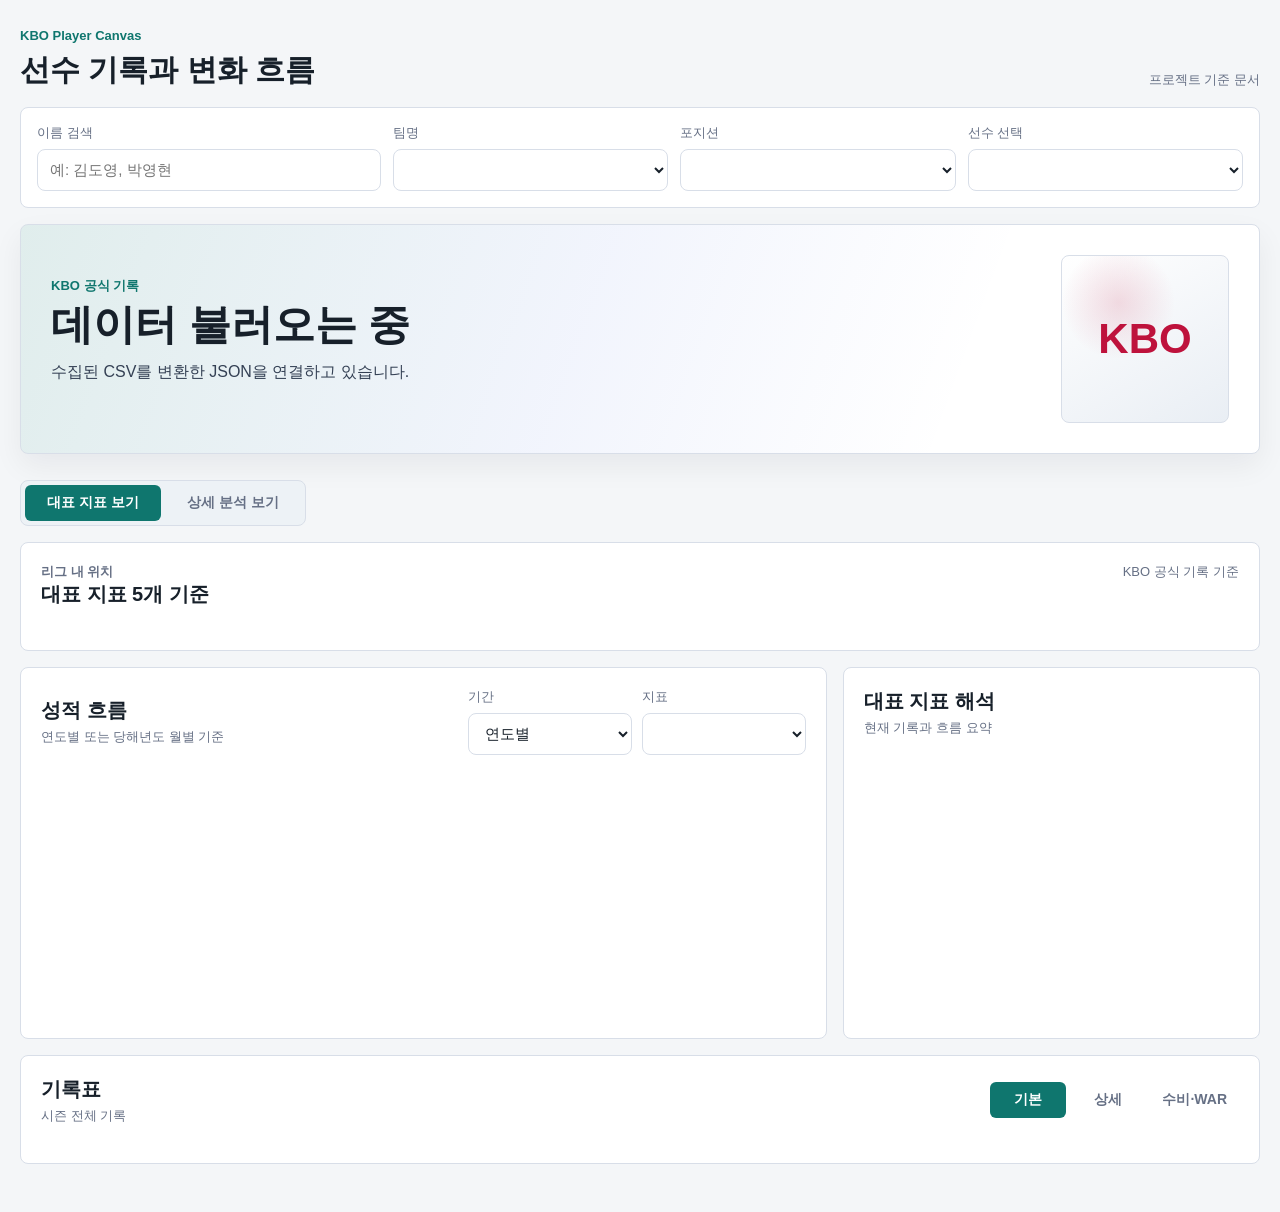
<file: index.html>
<!doctype html>
<html lang="ko">
  <head>
    <meta charset="utf-8" />
    <meta name="viewport" content="width=device-width, initial-scale=1" />
    <meta http-equiv="refresh" content="0; url=./web/index.html" />
    <title>KBO Player Canvas</title>
    <style>
      body {
        display: grid;
        min-height: 100vh;
        place-items: center;
        margin: 0;
        background: #f3f6f8;
        color: #17202a;
        font-family: Arial, "Noto Sans KR", sans-serif;
      }

      main {
        width: min(560px, calc(100% - 32px));
        padding: 28px;
        border: 1px solid #d8dee8;
        border-radius: 8px;
        background: #fff;
      }

      a {
        color: #0f766e;
        font-weight: 700;
      }
    </style>
  </head>
  <body>
    <main>
      <h1>KBO Player Canvas</h1>
      <p>잠시 후 선수 리포트로 이동합니다.</p>
      <p><a href="./web/index.html">선수 리포트 바로 열기</a></p>
    </main>
  </body>
</html>
</file>
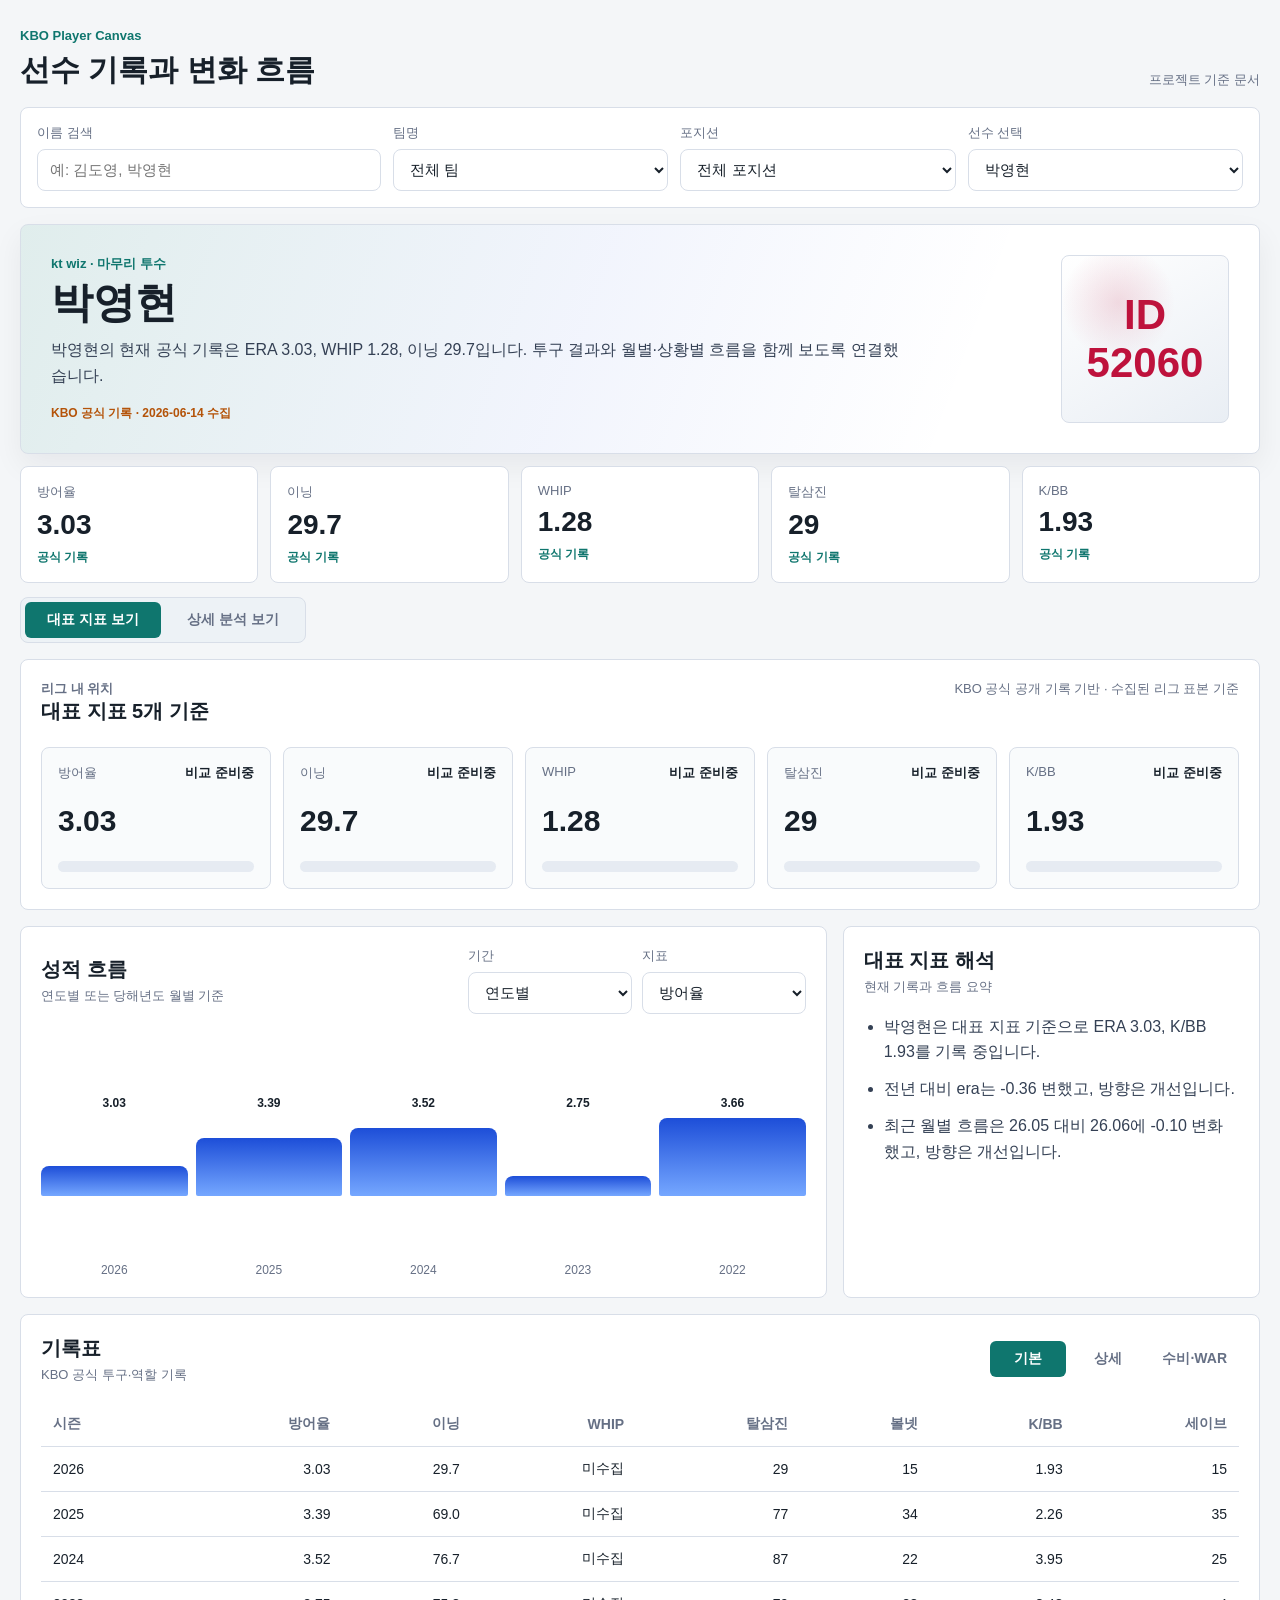
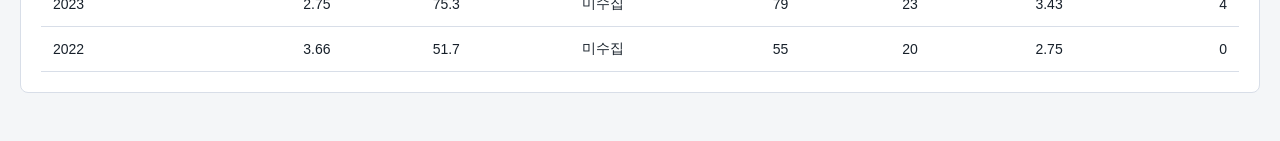
<file: web/index.html>
<!doctype html>
<html lang="ko">
  <head>
    <meta charset="utf-8" />
    <meta name="viewport" content="width=device-width, initial-scale=1" />
    <title>KBO Player Canvas</title>
    <link rel="stylesheet" href="./styles.css" />
  </head>
  <body>
    <main class="shell">
      <header class="topbar">
        <div>
          <p class="eyebrow">KBO Player Canvas</p>
          <h1>선수 기록과 변화 흐름</h1>
        </div>
        <a class="quiet-link" href="../docs/PROJECT_BRIEF.md">프로젝트 기준 문서</a>
      </header>

      <section class="filter-panel" aria-label="선수 필터">
        <label>
          <span>이름 검색</span>
          <input id="searchInput" type="search" placeholder="예: 김도영, 박영현" />
        </label>
        <label>
          <span>팀명</span>
          <select id="teamFilter"></select>
        </label>
        <label>
          <span>포지션</span>
          <select id="positionFilter"></select>
        </label>
        <label>
          <span>선수 선택</span>
          <select id="playerSelect"></select>
        </label>
      </section>

      <section class="player-hero">
        <div class="hero-copy">
          <p class="team" id="teamLine"></p>
          <h2 id="playerName"></h2>
          <p class="summary" id="summaryText"></p>
          <span id="dataBadge" class="data-badge"></span>
        </div>
        <div class="profile-tile">
          <span id="uniformNumber"></span>
        </div>
      </section>

      <section class="metric-grid" id="metricGrid" aria-label="공통 대표 지표"></section>

      <nav class="view-nav" aria-label="분석 화면 전환">
        <button class="view-tab active" type="button" data-view="summary">대표 지표 보기</button>
        <button class="view-tab" type="button" data-view="detail">상세 분석 보기</button>
      </nav>

      <section id="summaryView" class="view-page">
        <section class="summary-rank-panel">
          <div class="section-head">
            <div>
              <p class="section-kicker">리그 내 위치</p>
              <h3>대표 지표 5개 기준</h3>
            </div>
            <p id="leagueContext">KBO 공식 기록 기준</p>
          </div>
          <div id="leagueCards" class="rank-card-grid"></div>
        </section>

        <section class="summary-main-grid">
          <article class="panel trend-panel">
            <div class="panel-head chart-head">
              <div>
                <h3>성적 흐름</h3>
                <p>연도별 또는 당해년도 월별 기준</p>
              </div>
              <div class="chart-controls">
                <label>
                  <span>기간</span>
                  <select id="trendMode">
                    <option value="season">연도별</option>
                    <option value="month">당해년도 월별</option>
                  </select>
                </label>
                <label>
                  <span>지표</span>
                  <select id="metricSelect"></select>
                </label>
              </div>
            </div>
            <div id="trendChart" class="trend-chart"></div>
          </article>

          <article class="panel insight-panel">
            <div class="panel-head">
              <div>
                <h3>대표 지표 해석</h3>
                <p>현재 기록과 흐름 요약</p>
              </div>
            </div>
            <ul id="insightList" class="insights"></ul>
          </article>
        </section>

        <section class="panel">
          <div class="panel-head table-head">
            <div>
              <h3>기록표</h3>
              <p id="tableContext">시즌 전체 기록</p>
            </div>
            <div class="segmented" role="group" aria-label="기록표 보기 전환">
              <button class="segment active" type="button" data-table="basic">기본</button>
              <button class="segment" type="button" data-table="advanced">상세</button>
              <button class="segment" type="button" data-table="value">수비·WAR</button>
            </div>
          </div>
          <div class="table-wrap">
            <table>
              <thead id="statHead"></thead>
              <tbody id="statRows"></tbody>
            </table>
          </div>
        </section>
      </section>

      <section id="detailView" class="view-page" hidden>
        <section class="detail-rank-panel">
          <div class="section-head">
            <div>
              <p class="section-kicker">상세 리그 내 위치</p>
              <h3>성적을 만든 세부 지표</h3>
            </div>
            <p id="detailContext">KBO 공식 상세 기록 기준</p>
          </div>
          <div id="servantGroups" class="servant-groups"></div>
        </section>

        <section class="detail-analysis-grid">
          <article class="panel">
            <div class="panel-head">
              <div>
                <h3>상세 분석</h3>
                <p>무엇이 기록 변화를 만들었는지 보기 위한 해석</p>
              </div>
            </div>
            <ul id="detailInsightList" class="insights"></ul>
          </article>

          <article class="panel">
            <div class="panel-head">
              <div>
                <h3>추가 데이터 연결 포인트</h3>
                <p>다음 단계에서 붙일 추적·가치 지표</p>
              </div>
            </div>
            <ul id="dataNeedList" class="insights"></ul>
          </article>
        </section>

        <section class="panel">
          <div class="panel-head table-head">
            <div>
              <h3>상세 지표 기록표</h3>
              <p id="detailTableContext">성적 변화 이유와 연결해서 볼 지표</p>
            </div>
          </div>
          <div class="table-wrap">
            <table>
              <thead id="detailStatHead"></thead>
              <tbody id="detailStatRows"></tbody>
            </table>
          </div>
        </section>
      </section>
    </main>

    <script src="./app.js"></script>
  </body>
</html>
</file>
<file: web/styles.css>
:root {
  --bg: #f4f6f8;
  --ink: #17202a;
  --muted: #667085;
  --line: #d8dee8;
  --panel: #ffffff;
  --panel-soft: #f9fbfc;
  --accent: #0f766e;
  --accent-2: #be123c;
  --accent-3: #1d4ed8;
  --warn: #b45309;
  --shadow: 0 12px 30px rgba(15, 23, 42, 0.06);
}

* {
  box-sizing: border-box;
}

[hidden] {
  display: none !important;
}

body {
  margin: 0;
  background: var(--bg);
  color: var(--ink);
  font-family: Arial, "Noto Sans KR", sans-serif;
}

button,
input,
select {
  font: inherit;
}

button {
  cursor: pointer;
}

.shell {
  width: min(1240px, calc(100% - 32px));
  margin: 0 auto;
  padding: 28px 0 48px;
}

.topbar {
  display: flex;
  align-items: end;
  justify-content: space-between;
  gap: 20px;
  margin-bottom: 18px;
}

.eyebrow,
.team,
.section-kicker {
  margin: 0 0 8px;
  color: var(--accent);
  font-size: 13px;
  font-weight: 800;
}

h1,
h2,
h3,
h4,
p {
  margin-top: 0;
}

h1 {
  margin-bottom: 0;
  font-size: 30px;
  line-height: 1.25;
}

h2 {
  margin-bottom: 12px;
  font-size: 42px;
  line-height: 1.05;
}

h3 {
  margin-bottom: 4px;
  font-size: 20px;
}

.quiet-link {
  color: var(--muted);
  font-size: 13px;
  text-decoration: none;
}

.quiet-link:hover {
  color: var(--accent);
}

.filter-panel {
  display: grid;
  grid-template-columns: 1.25fr repeat(3, minmax(150px, 1fr));
  gap: 12px;
  margin-bottom: 16px;
  padding: 16px;
  border: 1px solid var(--line);
  border-radius: 8px;
  background: var(--panel);
}

label {
  display: grid;
  gap: 7px;
  color: var(--muted);
  font-size: 13px;
}

input,
select {
  width: 100%;
  height: 42px;
  border: 1px solid var(--line);
  border-radius: 8px;
  background: #fff;
  padding: 0 12px;
  color: var(--ink);
  font-size: 15px;
}

.player-hero {
  display: grid;
  grid-template-columns: 1fr 168px;
  gap: 24px;
  align-items: center;
  min-height: 218px;
  margin-bottom: 12px;
  padding: 30px;
  border: 1px solid var(--line);
  border-radius: 8px;
  background:
    linear-gradient(110deg, rgba(15, 118, 110, 0.13), rgba(29, 78, 216, 0.06) 45%, transparent 76%),
    var(--panel);
  box-shadow: var(--shadow);
}

.summary {
  max-width: 860px;
  margin-bottom: 14px;
  color: #344054;
  font-size: 16px;
  line-height: 1.65;
}

.data-badge {
  color: var(--warn);
  font-size: 12px;
  font-weight: 800;
}

.profile-tile {
  display: grid;
  place-items: center;
  aspect-ratio: 1;
  border: 1px solid var(--line);
  border-radius: 8px;
  background:
    radial-gradient(circle at 34% 28%, rgba(190, 18, 60, 0.14), transparent 35%),
    linear-gradient(150deg, #fff, #e9eef4);
  color: var(--accent-2);
  font-size: 42px;
  font-weight: 900;
  text-align: center;
}

.metric-grid {
  display: grid;
  grid-template-columns: repeat(5, minmax(0, 1fr));
  gap: 12px;
  margin-bottom: 14px;
}

.metric {
  min-height: 104px;
  padding: 16px;
  border: 1px solid var(--line);
  border-radius: 8px;
  background: var(--panel);
}

.metric span,
.servant-card span {
  display: block;
  margin-bottom: 10px;
  color: var(--muted);
  font-size: 13px;
}

.metric strong {
  display: block;
  color: var(--ink);
  font-size: 28px;
  line-height: 1;
}

.metric em,
.servant-card em {
  display: block;
  margin-top: 10px;
  color: var(--accent);
  font-size: 12px;
  font-style: normal;
  font-weight: 800;
}

.view-nav {
  display: inline-flex;
  gap: 4px;
  margin-bottom: 16px;
  padding: 4px;
  border: 1px solid var(--line);
  border-radius: 8px;
  background: #edf2f6;
}

.view-tab,
.segment {
  height: 36px;
  border: 0;
  border-radius: 6px;
  background: transparent;
  color: var(--muted);
  font-size: 14px;
  font-weight: 800;
}

.view-tab {
  min-width: 136px;
  padding: 0 16px;
}

.segment {
  min-width: 76px;
  padding: 0 12px;
}

.view-tab.active,
.segment.active {
  background: var(--accent);
  color: #fff;
}

.view-page {
  display: grid;
  gap: 16px;
}

.summary-rank-panel,
.detail-rank-panel,
.panel {
  border: 1px solid var(--line);
  border-radius: 8px;
  background: var(--panel);
}

.summary-rank-panel,
.detail-rank-panel {
  padding: 20px;
}

.section-head,
.panel-head {
  display: flex;
  align-items: start;
  justify-content: space-between;
  gap: 16px;
  margin-bottom: 18px;
}

.section-head p,
.panel-head p {
  margin-bottom: 0;
  color: var(--muted);
  font-size: 13px;
}

.rank-card-grid {
  display: grid;
  grid-template-columns: repeat(5, minmax(0, 1fr));
  gap: 12px;
}

.rank-card {
  display: grid;
  min-height: 142px;
  align-content: space-between;
  gap: 14px;
  padding: 16px;
  border: 1px solid var(--line);
  border-radius: 8px;
  background: var(--panel-soft);
}

.rank-card-top {
  display: flex;
  justify-content: space-between;
  gap: 10px;
  color: var(--muted);
  font-size: 13px;
}

.rank-card-top strong {
  color: var(--ink);
  white-space: nowrap;
}

.rank-value {
  color: var(--ink);
  font-size: 30px;
  font-weight: 900;
  line-height: 1;
}

.bar-track {
  height: 11px;
  overflow: hidden;
  border-radius: 999px;
  background: #e6ebf2;
}

.bar-fill {
  height: 100%;
  border-radius: inherit;
  background: linear-gradient(90deg, var(--accent), #22a39a);
}

.summary-main-grid,
.detail-analysis-grid {
  display: grid;
  grid-template-columns: minmax(0, 1.45fr) minmax(320px, 0.75fr);
  gap: 16px;
}

.panel {
  padding: 20px;
}

.trend-panel {
  min-height: 368px;
}

.insight-panel {
  min-height: 368px;
}

.insights {
  display: grid;
  gap: 12px;
  margin: 0;
  padding-left: 20px;
  color: #344054;
  line-height: 1.58;
}

.chart-head,
.table-head {
  align-items: center;
}

.chart-controls {
  display: flex;
  gap: 10px;
}

.chart-controls label {
  min-width: 164px;
}

.trend-chart {
  display: grid;
  grid-template-columns: repeat(12, minmax(0, 1fr));
  align-items: end;
  gap: 8px;
  min-height: 245px;
  padding-top: 6px;
}

.chart-bar {
  display: grid;
  align-items: end;
  height: 100%;
  gap: 8px;
  text-align: center;
  color: var(--muted);
  font-size: 12px;
}

.chart-bar .column {
  width: 100%;
  min-height: 20px;
  border-radius: 8px 8px 2px 2px;
  background: linear-gradient(180deg, var(--accent-3), #75a7ff);
}

.chart-bar.empty .column {
  background: #d8dee8;
}

.chart-bar.empty .value {
  color: var(--muted);
}

.chart-bar .value {
  color: var(--ink);
  font-weight: 800;
}

.table-wrap {
  overflow-x: auto;
}

table {
  width: 100%;
  min-width: 780px;
  border-collapse: collapse;
}

th,
td {
  padding: 13px 12px;
  border-bottom: 1px solid var(--line);
  text-align: right;
  font-size: 14px;
}

th:first-child,
td:first-child {
  text-align: left;
}

th {
  color: var(--muted);
  font-weight: 800;
}

.servant-groups {
  display: grid;
  gap: 16px;
}

.servant-group {
  display: grid;
  gap: 10px;
}

.servant-group h4 {
  margin: 0;
  font-size: 16px;
}

.servant-grid {
  display: grid;
  grid-template-columns: repeat(4, minmax(0, 1fr));
  gap: 10px;
}

.servant-card {
  min-height: 112px;
  padding: 14px;
  border: 1px solid var(--line);
  border-radius: 8px;
  background: var(--panel-soft);
}

.servant-card strong {
  display: block;
  font-size: 24px;
}

@media (max-width: 1020px) {
  .topbar,
  .section-head,
  .panel-head,
  .chart-head,
  .table-head {
    align-items: stretch;
    flex-direction: column;
  }

  .filter-panel,
  .player-hero,
  .summary-main-grid,
  .detail-analysis-grid {
    grid-template-columns: 1fr;
  }

  .metric-grid,
  .rank-card-grid,
  .servant-grid {
    grid-template-columns: repeat(2, minmax(0, 1fr));
  }

  .profile-tile {
    width: 150px;
  }

  .chart-controls {
    flex-direction: column;
  }

  .trend-chart {
    grid-template-columns: repeat(6, minmax(0, 1fr));
  }

  h1 {
    font-size: 25px;
  }

  h2 {
    font-size: 34px;
  }
}

@media (max-width: 600px) {
  .shell {
    width: min(100% - 20px, 1240px);
  }

  .metric-grid,
  .rank-card-grid,
  .servant-grid,
  .trend-chart {
    grid-template-columns: 1fr;
  }

  .view-nav {
    display: grid;
    width: 100%;
    grid-template-columns: 1fr;
  }
}
</file>
